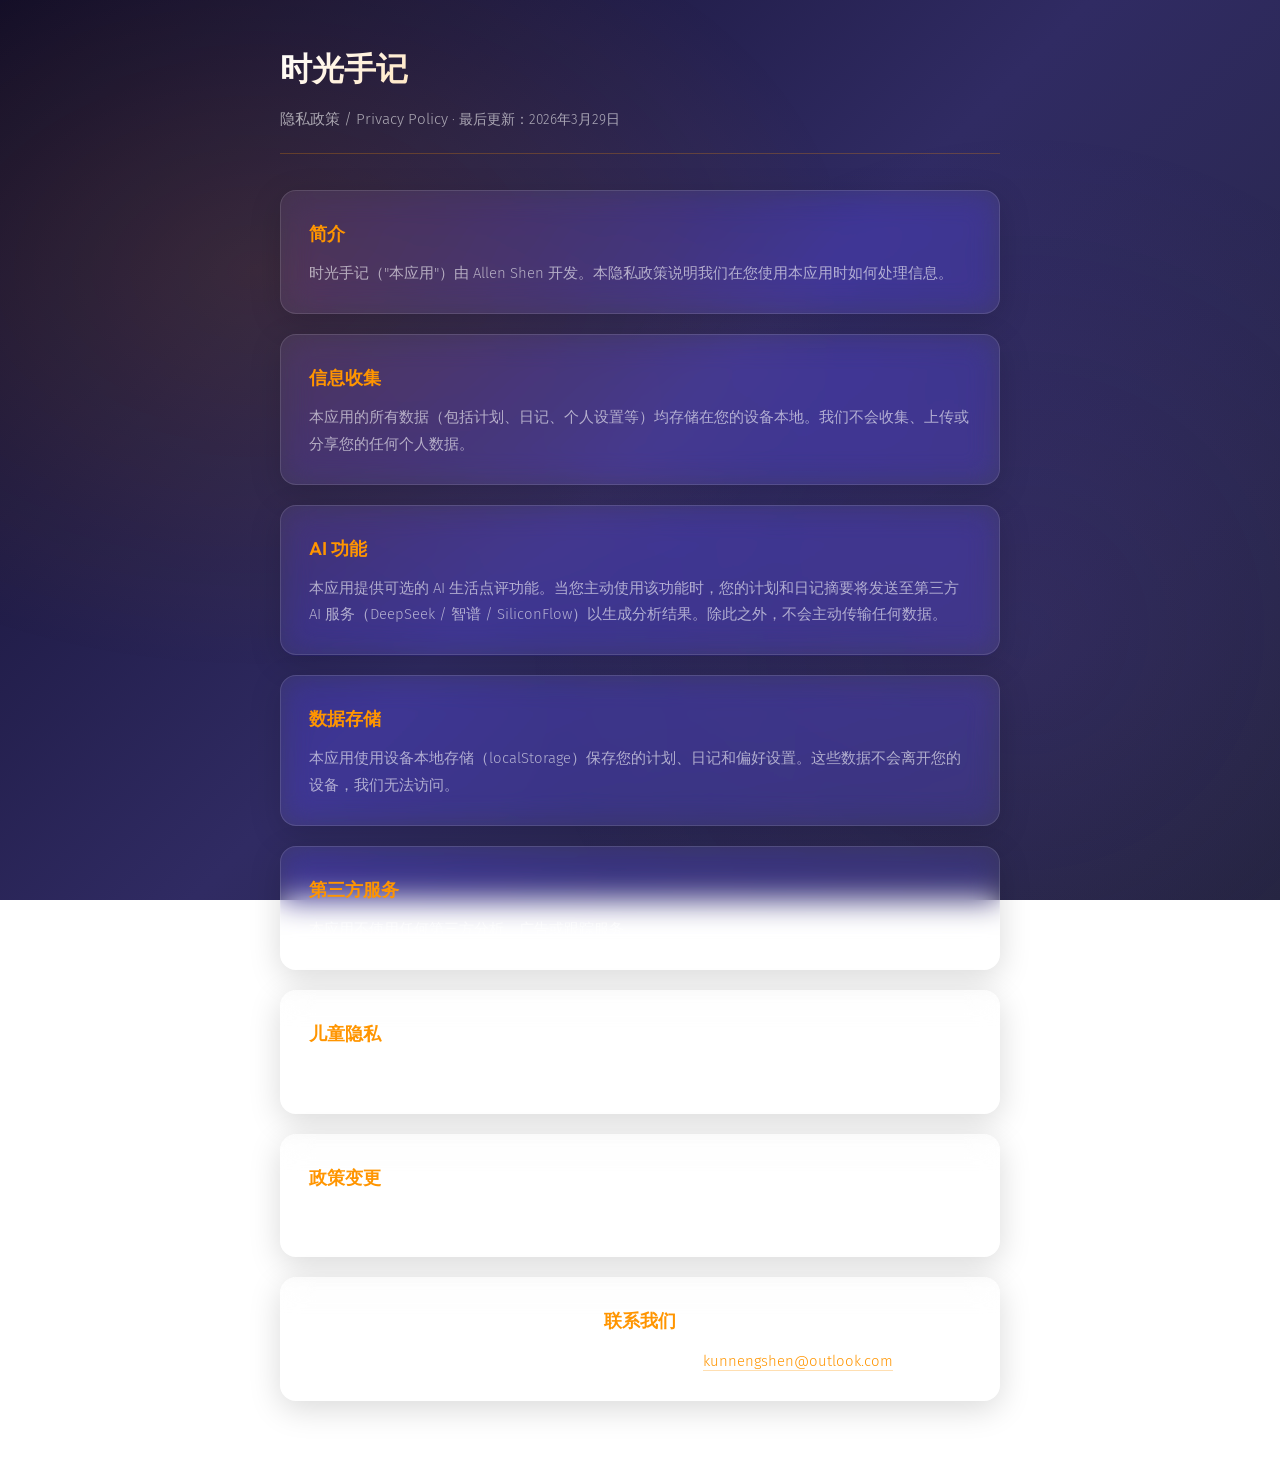
<file: privacy.html>
<!DOCTYPE html>
<html lang="zh-CN">
<head>
    <meta charset="UTF-8">
    <meta name="viewport" content="width=device-width, initial-scale=1.0">
    <title>时光手记 - 隐私政策</title>
    <link rel="preconnect" href="https://fonts.googleapis.com">
    <link rel="preconnect" href="https://fonts.gstatic.com" crossorigin>
    <link href="https://fonts.googleapis.com/css2?family=Outfit:wght@400;600;700&family=Fira+Sans:wght@300;400;500&display=swap" rel="stylesheet">
    <style>
        :root {
            --color-bg-start: #0f0c29;
            --color-bg-mid: #302b63;
            --color-bg-end: #24243e;
            --color-glass-bg: rgba(255, 255, 255, 0.07);
            --color-glass-border: rgba(255, 255, 255, 0.12);
            --color-glass-hover: rgba(255, 255, 255, 0.12);
            --color-text: rgba(255, 255, 255, 0.92);
            --color-text-secondary: rgba(255, 255, 255, 0.6);
            --color-accent: #FF9500;
            --color-accent-glow: rgba(255, 149, 0, 0.3);
            --font-heading: 'Outfit', sans-serif;
            --font-body: 'Fira Sans', sans-serif;
        }

        *, *::before, *::after { margin: 0; padding: 0; box-sizing: border-box; }

        body {
            font-family: var(--font-body);
            line-height: 1.8;
            color: var(--color-text);
            min-height: 100vh;
            background: linear-gradient(135deg, var(--color-bg-start), var(--color-bg-mid), var(--color-bg-end));
            background-attachment: fixed;
            overflow-x: hidden;
            padding: 40px 20px 60px;
        }

        .animated-background {
            position: fixed;
            inset: 0;
            z-index: 0;
            background:
                radial-gradient(ellipse 600px 400px at 20% 30%, rgba(255, 149, 0, 0.12), transparent),
                radial-gradient(ellipse 500px 500px at 80% 70%, rgba(120, 80, 220, 0.10), transparent);
            animation: moveBackground 20s ease-in-out infinite alternate;
            pointer-events: none;
        }

        @keyframes moveBackground {
            0%   { transform: translate(0, 0) scale(1); }
            50%  { transform: translate(-30px, 20px) scale(1.05); }
            100% { transform: translate(20px, -15px) scale(1); }
        }

        .container {
            position: relative;
            z-index: 1;
            max-width: 720px;
            margin: 0 auto;
        }

        h1 {
            font-family: var(--font-heading);
            font-weight: 700;
            font-size: 2rem;
            margin-bottom: 8px;
            background: linear-gradient(135deg, #fff, var(--color-accent));
            -webkit-background-clip: text;
            -webkit-text-fill-color: transparent;
            background-clip: text;
        }

        .subtitle {
            color: var(--color-text-secondary);
            font-size: 0.95rem;
            font-weight: 300;
            margin-bottom: 36px;
            padding-bottom: 20px;
            border-bottom: 1px solid rgba(255, 149, 0, 0.25);
        }

        .updated {
            color: var(--color-text-secondary);
            font-size: 0.85rem;
            font-weight: 300;
        }

        .frosted-card {
            background: var(--color-glass-bg);
            backdrop-filter: blur(15px) saturate(180%);
            -webkit-backdrop-filter: blur(15px) saturate(180%);
            border: 1px solid var(--color-glass-border);
            border-radius: 16px;
            padding: 26px 28px;
            margin-bottom: 20px;
            box-shadow: 0 8px 32px rgba(0, 0, 0, 0.15);
            transition: transform 0.3s ease, box-shadow 0.3s ease, background 0.3s ease;
        }

        .frosted-card:hover {
            transform: translateY(-3px) scale(1.008);
            background: var(--color-glass-hover);
            box-shadow: 0 12px 40px rgba(0, 0, 0, 0.25), 0 0 20px var(--color-accent-glow);
        }

        .frosted-card h2 {
            font-family: var(--font-heading);
            font-weight: 600;
            font-size: 1.15rem;
            color: var(--color-accent);
            margin: 0 0 10px;
        }

        .frosted-card p {
            font-weight: 300;
            font-size: 0.93rem;
            color: var(--color-text-secondary);
            margin: 0;
        }

        .frosted-card a {
            color: var(--color-accent);
            text-decoration: none;
            border-bottom: 1px solid rgba(255, 149, 0, 0.3);
            transition: border-color 0.2s ease;
        }

        .frosted-card a:hover {
            border-bottom-color: var(--color-accent);
        }

        .contact-card {
            text-align: center;
            margin-top: 12px;
        }
    </style>
</head>
<body>
    <div class="animated-background"></div>
    <div class="container">
        <h1>时光手记</h1>
        <p class="subtitle">隐私政策 / Privacy Policy <span class="updated">· 最后更新：2026年3月29日</span></p>

        <div class="frosted-card">
            <h2>简介</h2>
            <p>时光手记（"本应用"）由 Allen Shen 开发。本隐私政策说明我们在您使用本应用时如何处理信息。</p>
        </div>

        <div class="frosted-card">
            <h2>信息收集</h2>
            <p>本应用的所有数据（包括计划、日记、个人设置等）均存储在您的设备本地。我们不会收集、上传或分享您的任何个人数据。</p>
        </div>

        <div class="frosted-card">
            <h2>AI 功能</h2>
            <p>本应用提供可选的 AI 生活点评功能。当您主动使用该功能时，您的计划和日记摘要将发送至第三方 AI 服务（DeepSeek / 智谱 / SiliconFlow）以生成分析结果。除此之外，不会主动传输任何数据。</p>
        </div>

        <div class="frosted-card">
            <h2>数据存储</h2>
            <p>本应用使用设备本地存储（localStorage）保存您的计划、日记和偏好设置。这些数据不会离开您的设备，我们无法访问。</p>
        </div>

        <div class="frosted-card">
            <h2>第三方服务</h2>
            <p>本应用不使用任何第三方分析、广告或跟踪服务。</p>
        </div>

        <div class="frosted-card">
            <h2>儿童隐私</h2>
            <p>本应用不面向 13 岁以下儿童，也不会主动收集任何人的个人信息。</p>
        </div>

        <div class="frosted-card">
            <h2>政策变更</h2>
            <p>我们可能会不时更新本隐私政策，任何变更将在本页面上反映并更新修订日期。</p>
        </div>

        <div class="frosted-card contact-card">
            <h2>联系我们</h2>
            <p>如果您对本隐私政策有任何疑问，请联系我们：<a href="mailto:kunnengshen@outlook.com">kunnengshen@outlook.com</a></p>
        </div>
    </div>
</body>
</html>
</file>
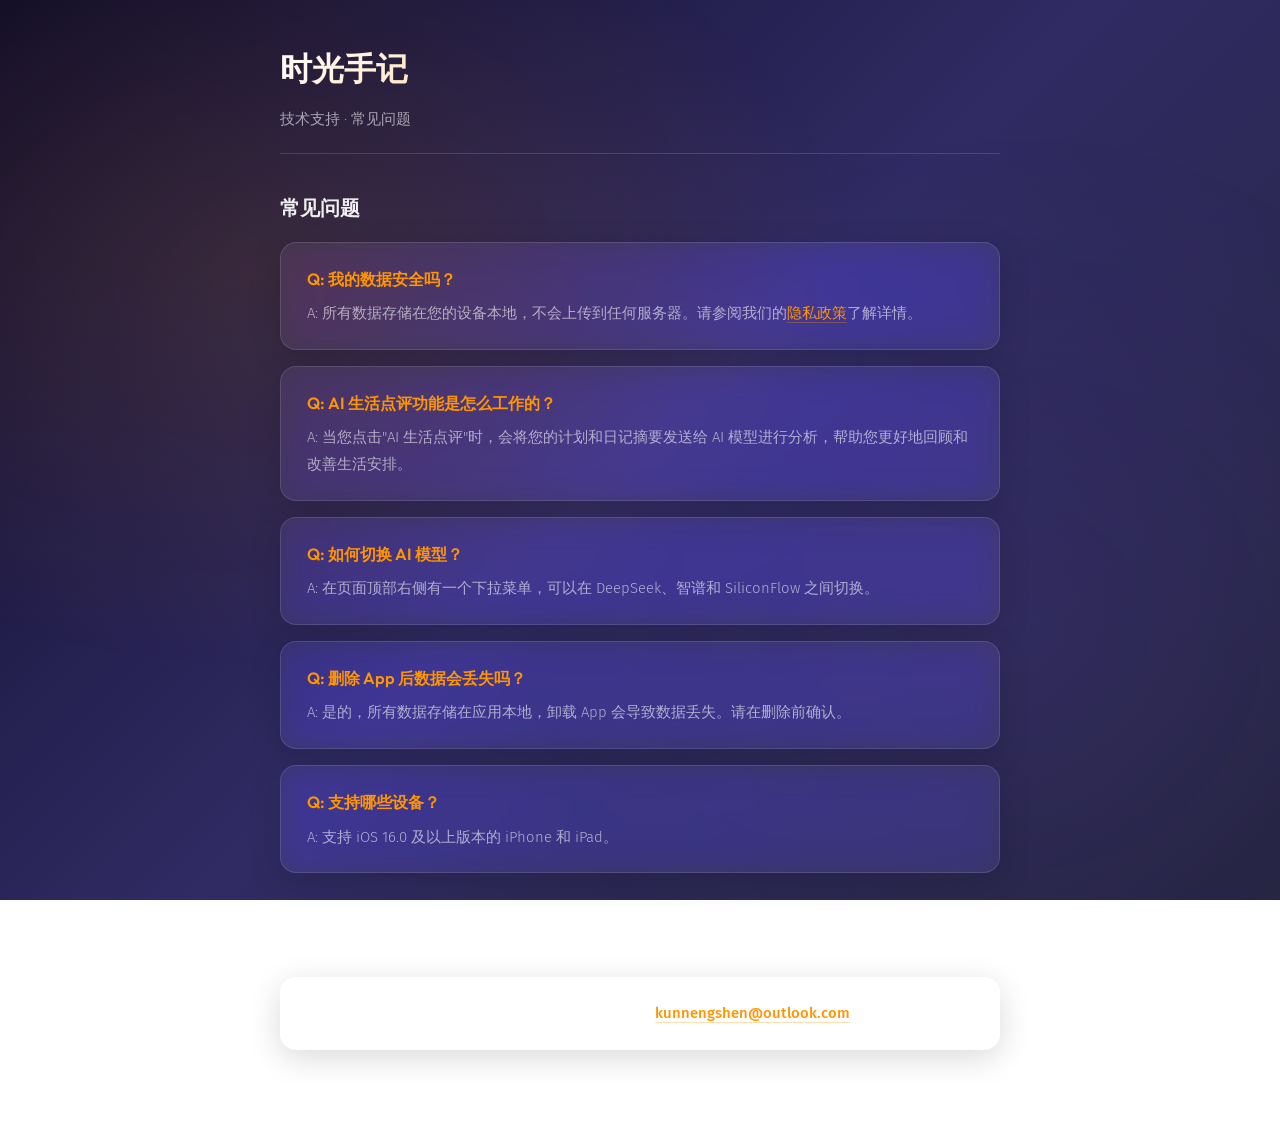
<file: support.html>
<!DOCTYPE html>
<html lang="zh-CN">
<head>
    <meta charset="UTF-8">
    <meta name="viewport" content="width=device-width, initial-scale=1.0">
    <title>时光手记 - 技术支持</title>
    <link rel="preconnect" href="https://fonts.googleapis.com">
    <link rel="preconnect" href="https://fonts.gstatic.com" crossorigin>
    <link href="https://fonts.googleapis.com/css2?family=Outfit:wght@400;600;700&family=Fira+Sans:wght@300;400;500&display=swap" rel="stylesheet">
    <style>
        :root {
            --color-bg-start: #0f0c29;
            --color-bg-mid: #302b63;
            --color-bg-end: #24243e;
            --color-glass-bg: rgba(255, 255, 255, 0.07);
            --color-glass-border: rgba(255, 255, 255, 0.12);
            --color-glass-hover: rgba(255, 255, 255, 0.12);
            --color-text: rgba(255, 255, 255, 0.92);
            --color-text-secondary: rgba(255, 255, 255, 0.6);
            --color-accent: #FF9500;
            --color-accent-glow: rgba(255, 149, 0, 0.3);
            --font-heading: 'Outfit', sans-serif;
            --font-body: 'Fira Sans', sans-serif;
        }

        *, *::before, *::after { margin: 0; padding: 0; box-sizing: border-box; }

        body {
            font-family: var(--font-body);
            line-height: 1.8;
            color: var(--color-text);
            min-height: 100vh;
            background: linear-gradient(135deg, var(--color-bg-start), var(--color-bg-mid), var(--color-bg-end));
            background-attachment: fixed;
            overflow-x: hidden;
            padding: 40px 20px 60px;
        }

        .animated-background {
            position: fixed;
            inset: 0;
            z-index: 0;
            background:
                radial-gradient(ellipse 600px 400px at 20% 30%, rgba(255, 149, 0, 0.12), transparent),
                radial-gradient(ellipse 500px 500px at 80% 70%, rgba(120, 80, 220, 0.10), transparent);
            animation: moveBackground 20s ease-in-out infinite alternate;
            pointer-events: none;
        }

        @keyframes moveBackground {
            0%   { transform: translate(0, 0) scale(1); }
            50%  { transform: translate(-30px, 20px) scale(1.05); }
            100% { transform: translate(20px, -15px) scale(1); }
        }

        .container {
            position: relative;
            z-index: 1;
            max-width: 720px;
            margin: 0 auto;
        }

        h1 {
            font-family: var(--font-heading);
            font-weight: 700;
            font-size: 2rem;
            margin-bottom: 8px;
            background: linear-gradient(135deg, #fff, var(--color-accent));
            -webkit-background-clip: text;
            -webkit-text-fill-color: transparent;
            background-clip: text;
        }

        .subtitle {
            color: var(--color-text-secondary);
            font-size: 0.95rem;
            font-weight: 300;
            margin-bottom: 36px;
            padding-bottom: 20px;
            border-bottom: 1px solid rgba(255, 149, 0, 0.25);
        }

        h2 {
            font-family: var(--font-heading);
            font-weight: 600;
            font-size: 1.25rem;
            color: var(--color-text);
            margin: 32px 0 16px;
        }

        .frosted-card {
            background: var(--color-glass-bg);
            backdrop-filter: blur(15px) saturate(180%);
            -webkit-backdrop-filter: blur(15px) saturate(180%);
            border: 1px solid var(--color-glass-border);
            border-radius: 16px;
            padding: 22px 26px;
            margin-bottom: 16px;
            box-shadow: 0 8px 32px rgba(0, 0, 0, 0.15);
            transition: transform 0.3s ease, box-shadow 0.3s ease, background 0.3s ease;
        }

        .frosted-card:hover {
            transform: translateY(-3px) scale(1.008);
            background: var(--color-glass-hover);
            box-shadow: 0 12px 40px rgba(0, 0, 0, 0.25), 0 0 20px var(--color-accent-glow);
        }

        .frosted-card strong {
            display: block;
            font-family: var(--font-heading);
            font-weight: 600;
            font-size: 1.02rem;
            color: var(--color-accent);
            margin-bottom: 6px;
        }

        .frosted-card p {
            font-weight: 300;
            font-size: 0.93rem;
            color: var(--color-text-secondary);
            margin: 0;
        }

        .frosted-card a {
            color: var(--color-accent);
            text-decoration: none;
            border-bottom: 1px solid rgba(255, 149, 0, 0.3);
            transition: border-color 0.2s ease;
        }

        .frosted-card a:hover {
            border-bottom-color: var(--color-accent);
        }

        .contact-card {
            text-align: center;
            margin-top: 36px;
        }

        .contact-card p {
            font-weight: 300;
            font-size: 0.93rem;
            color: var(--color-text-secondary);
        }

        .contact-card a {
            color: var(--color-accent);
            text-decoration: none;
            font-weight: 500;
            border-bottom: 1px solid rgba(255, 149, 0, 0.3);
            transition: border-color 0.2s ease;
        }

        .contact-card a:hover {
            border-bottom-color: var(--color-accent);
        }
    </style>
</head>
<body>
    <div class="animated-background"></div>
    <div class="container">
        <h1>时光手记</h1>
        <p class="subtitle">技术支持 · 常见问题</p>

        <h2>常见问题</h2>

        <div class="frosted-card">
            <strong>Q: 我的数据安全吗？</strong>
            <p>A: 所有数据存储在您的设备本地，不会上传到任何服务器。请参阅我们的<a href="timelog-privacy.html">隐私政策</a>了解详情。</p>
        </div>

        <div class="frosted-card">
            <strong>Q: AI 生活点评功能是怎么工作的？</strong>
            <p>A: 当您点击"AI 生活点评"时，会将您的计划和日记摘要发送给 AI 模型进行分析，帮助您更好地回顾和改善生活安排。</p>
        </div>

        <div class="frosted-card">
            <strong>Q: 如何切换 AI 模型？</strong>
            <p>A: 在页面顶部右侧有一个下拉菜单，可以在 DeepSeek、智谱和 SiliconFlow 之间切换。</p>
        </div>

        <div class="frosted-card">
            <strong>Q: 删除 App 后数据会丢失吗？</strong>
            <p>A: 是的，所有数据存储在应用本地，卸载 App 会导致数据丢失。请在删除前确认。</p>
        </div>

        <div class="frosted-card">
            <strong>Q: 支持哪些设备？</strong>
            <p>A: 支持 iOS 16.0 及以上版本的 iPhone 和 iPad。</p>
        </div>

        <h2>联系我们</h2>
        <div class="frosted-card contact-card">
            <p>如需帮助或反馈，请发送邮件至：<a href="mailto:kunnengshen@outlook.com">kunnengshen@outlook.com</a></p>
        </div>
    </div>
</body>
</html>
</file>
